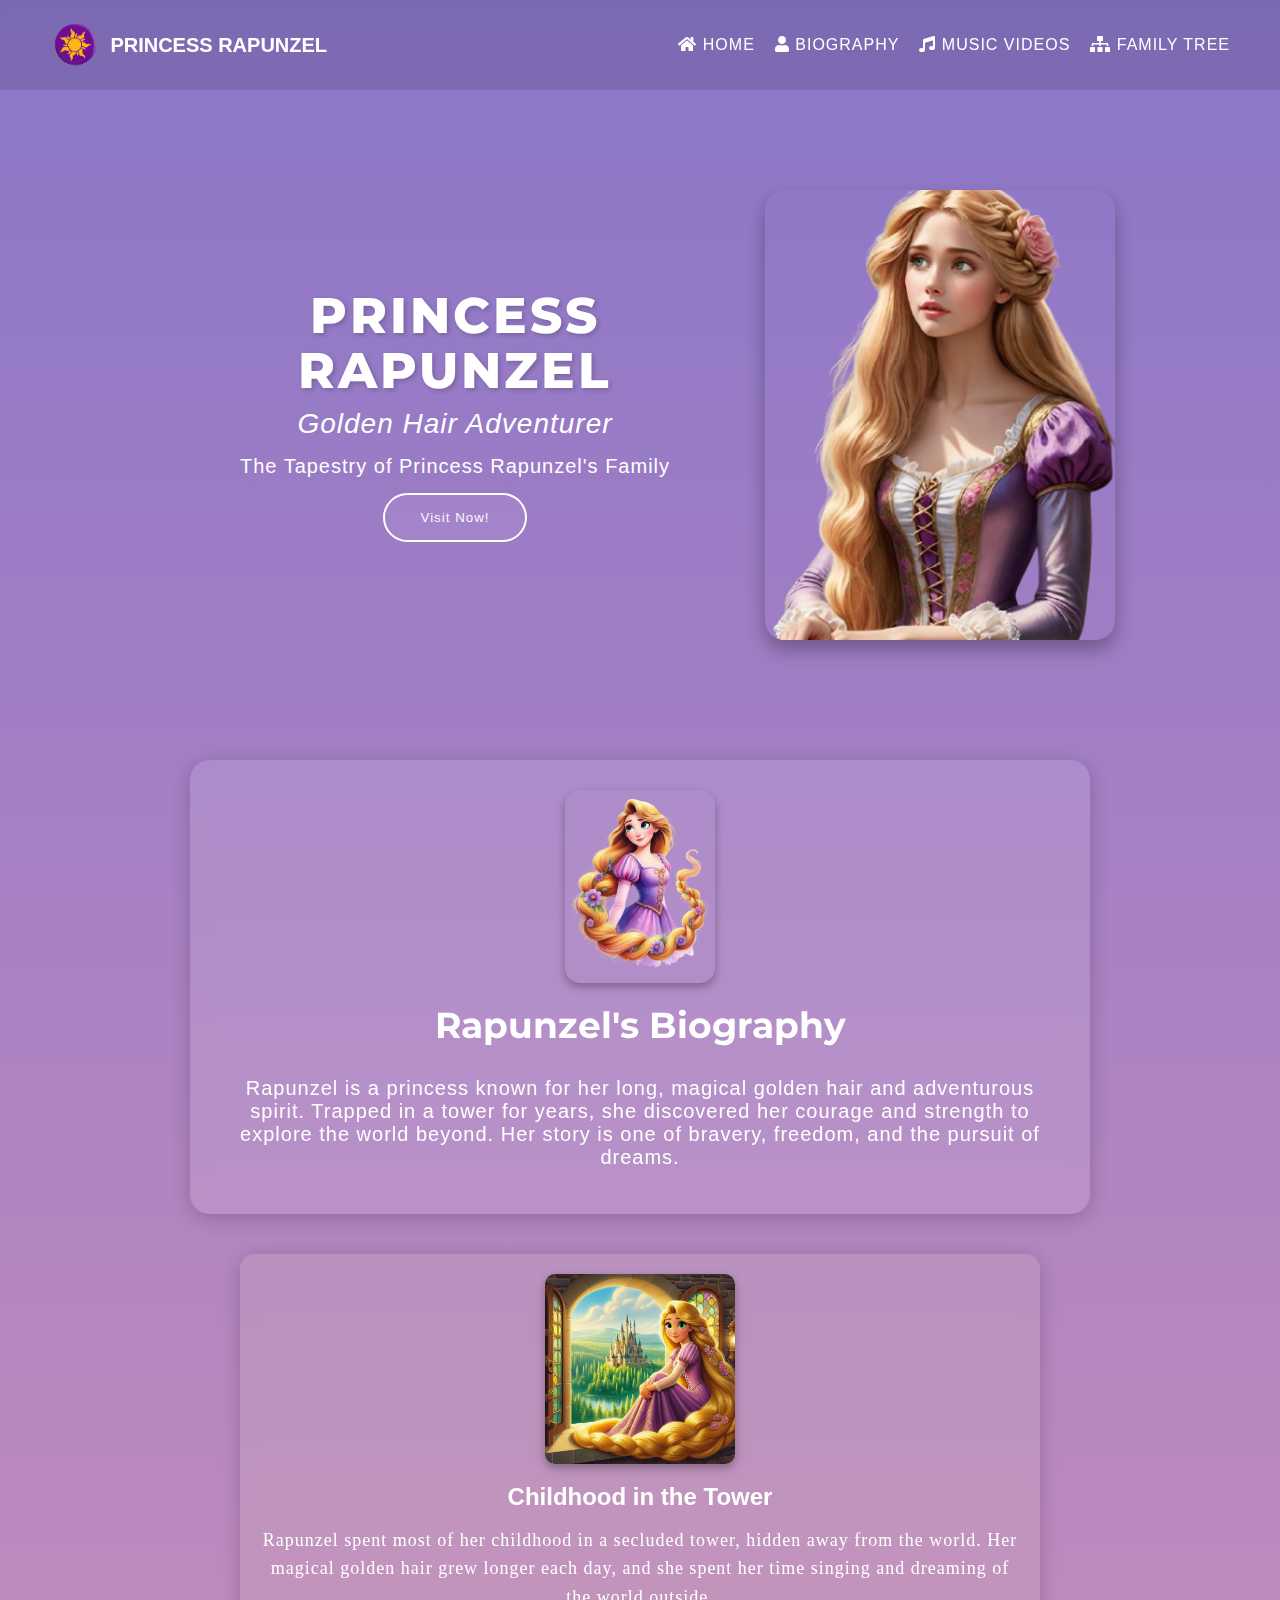
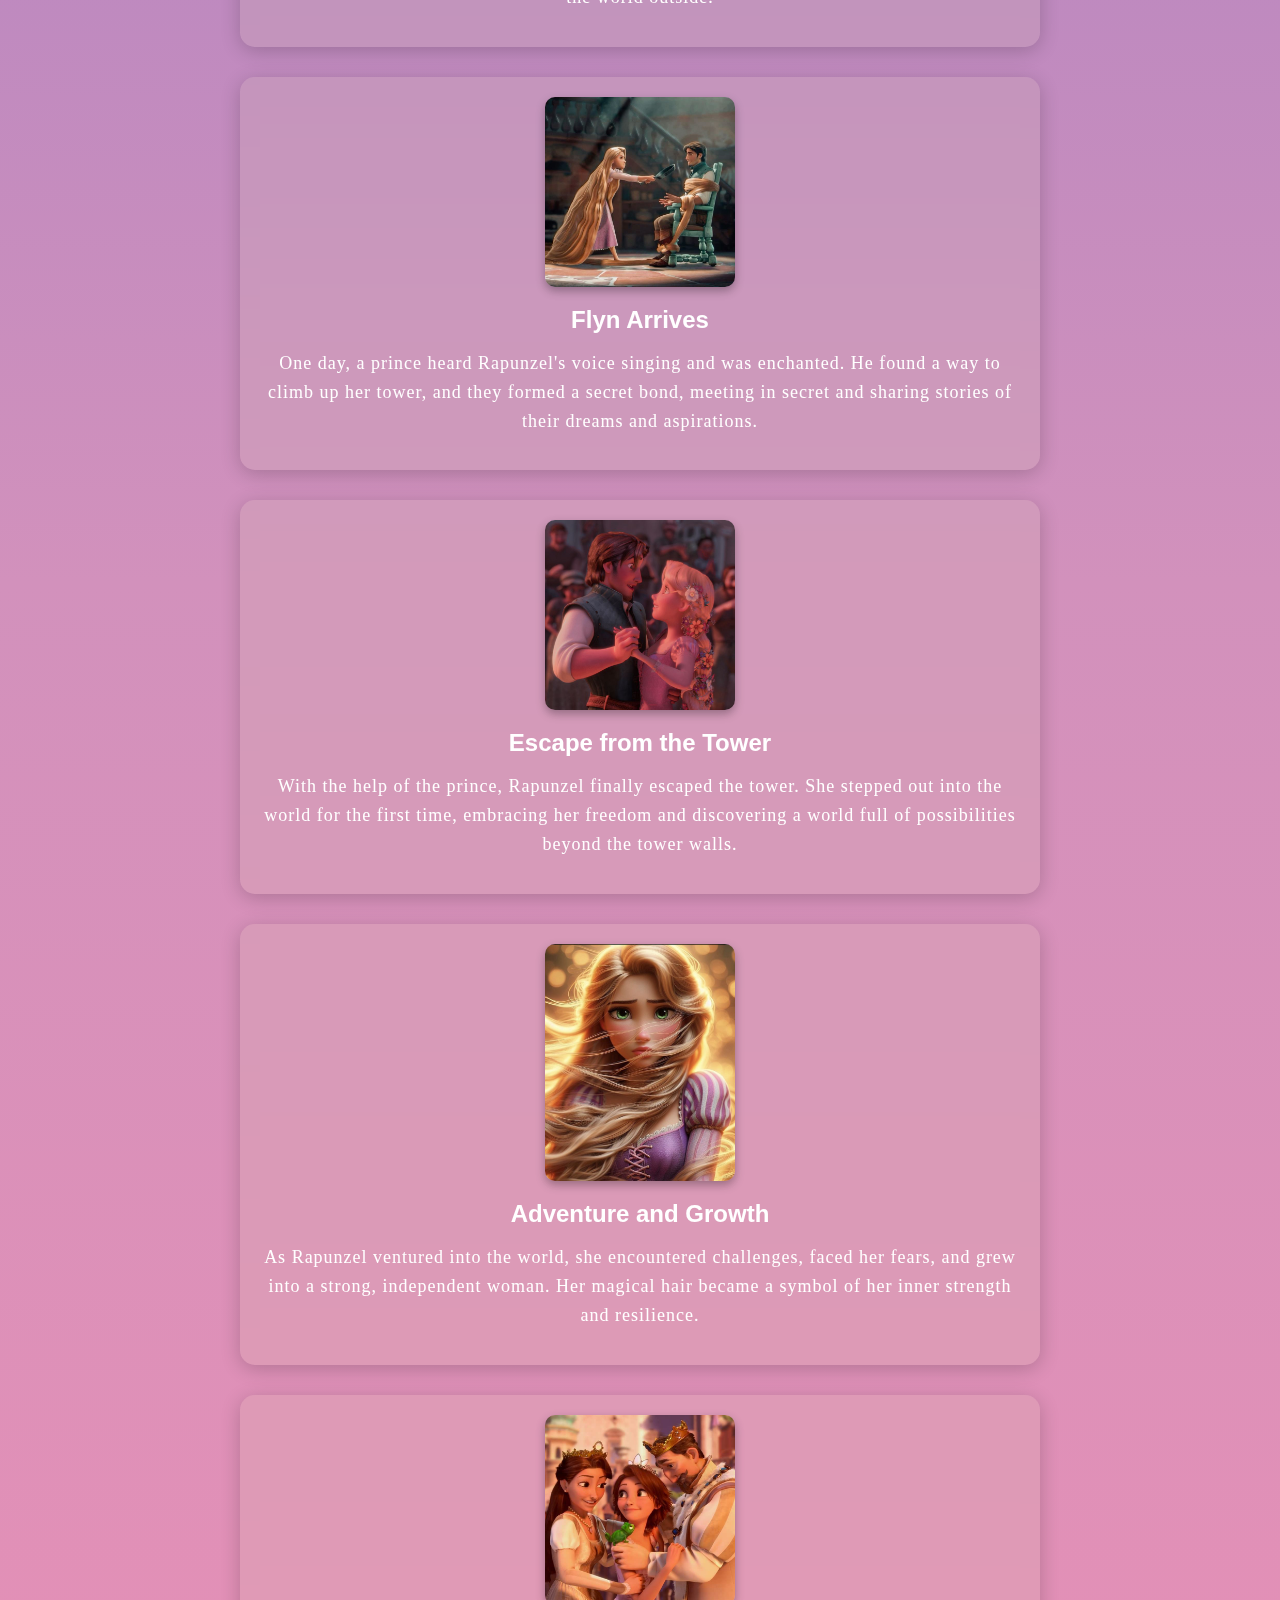
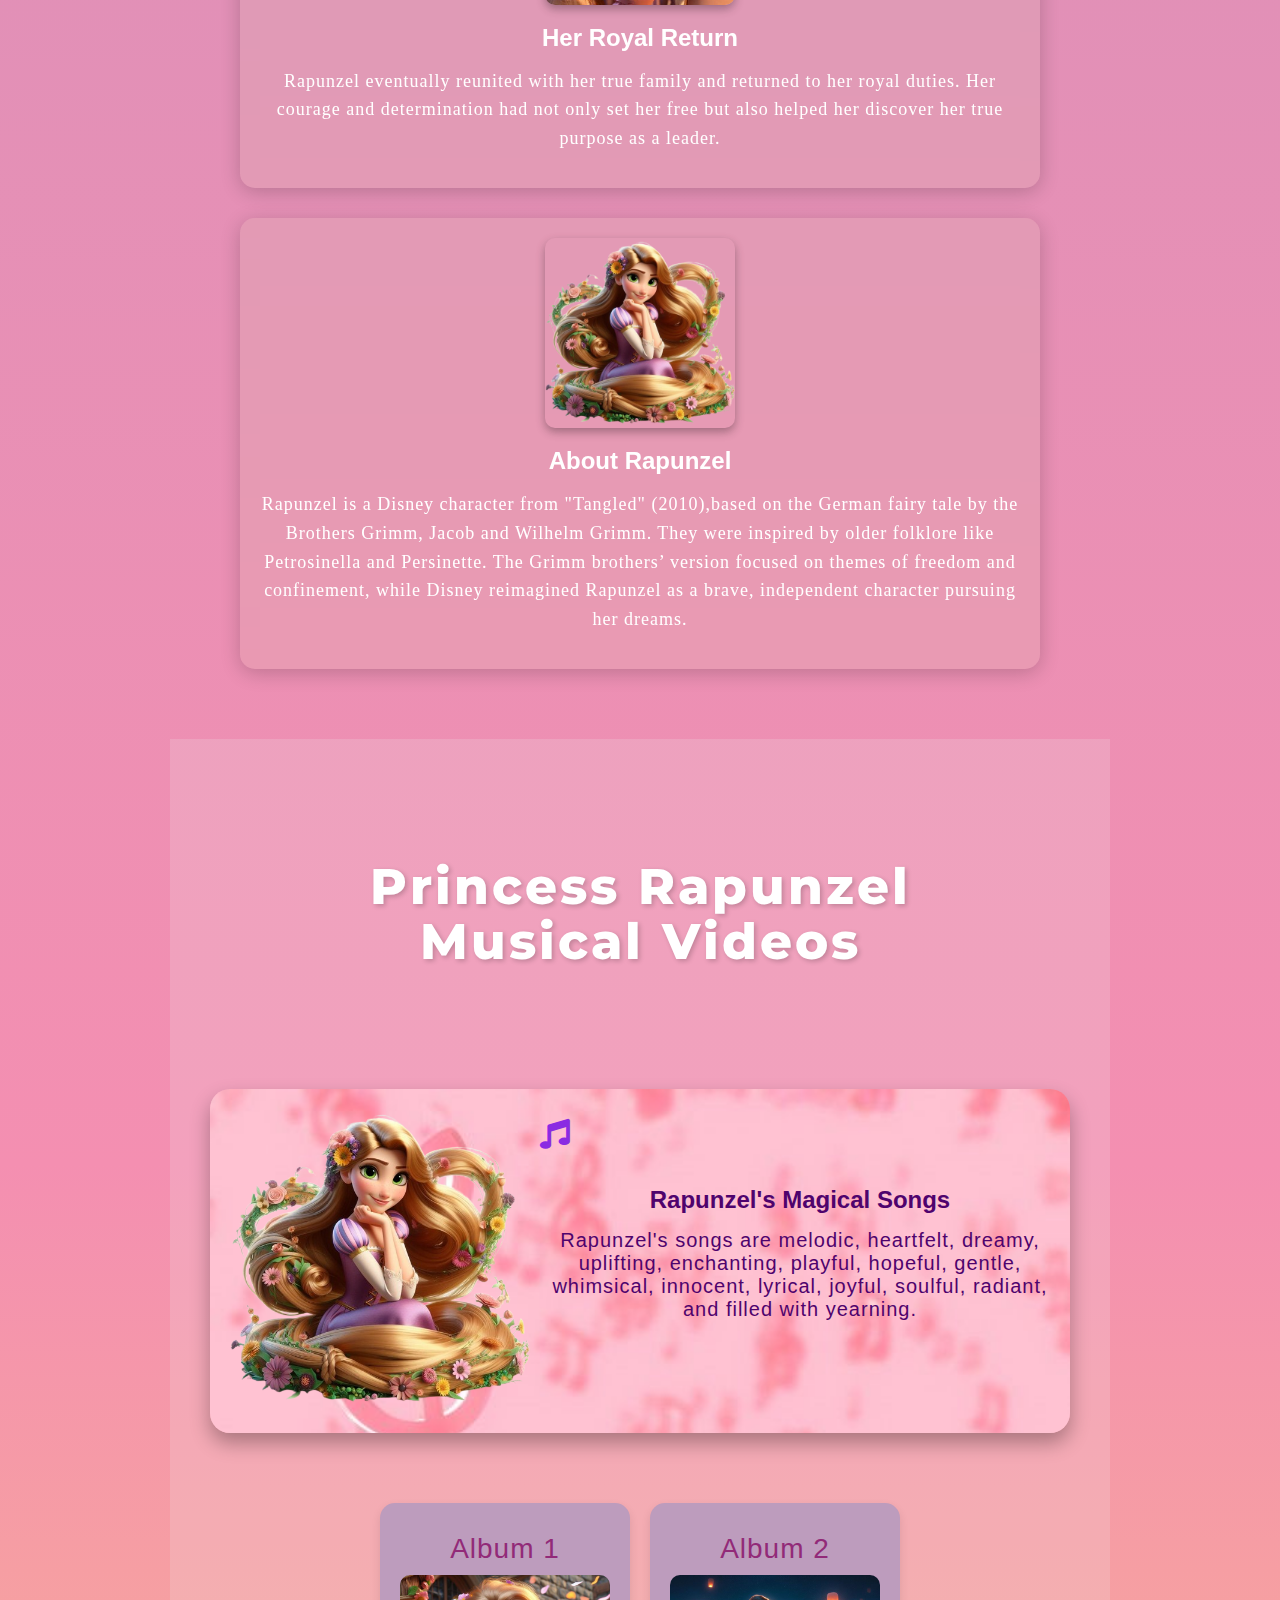
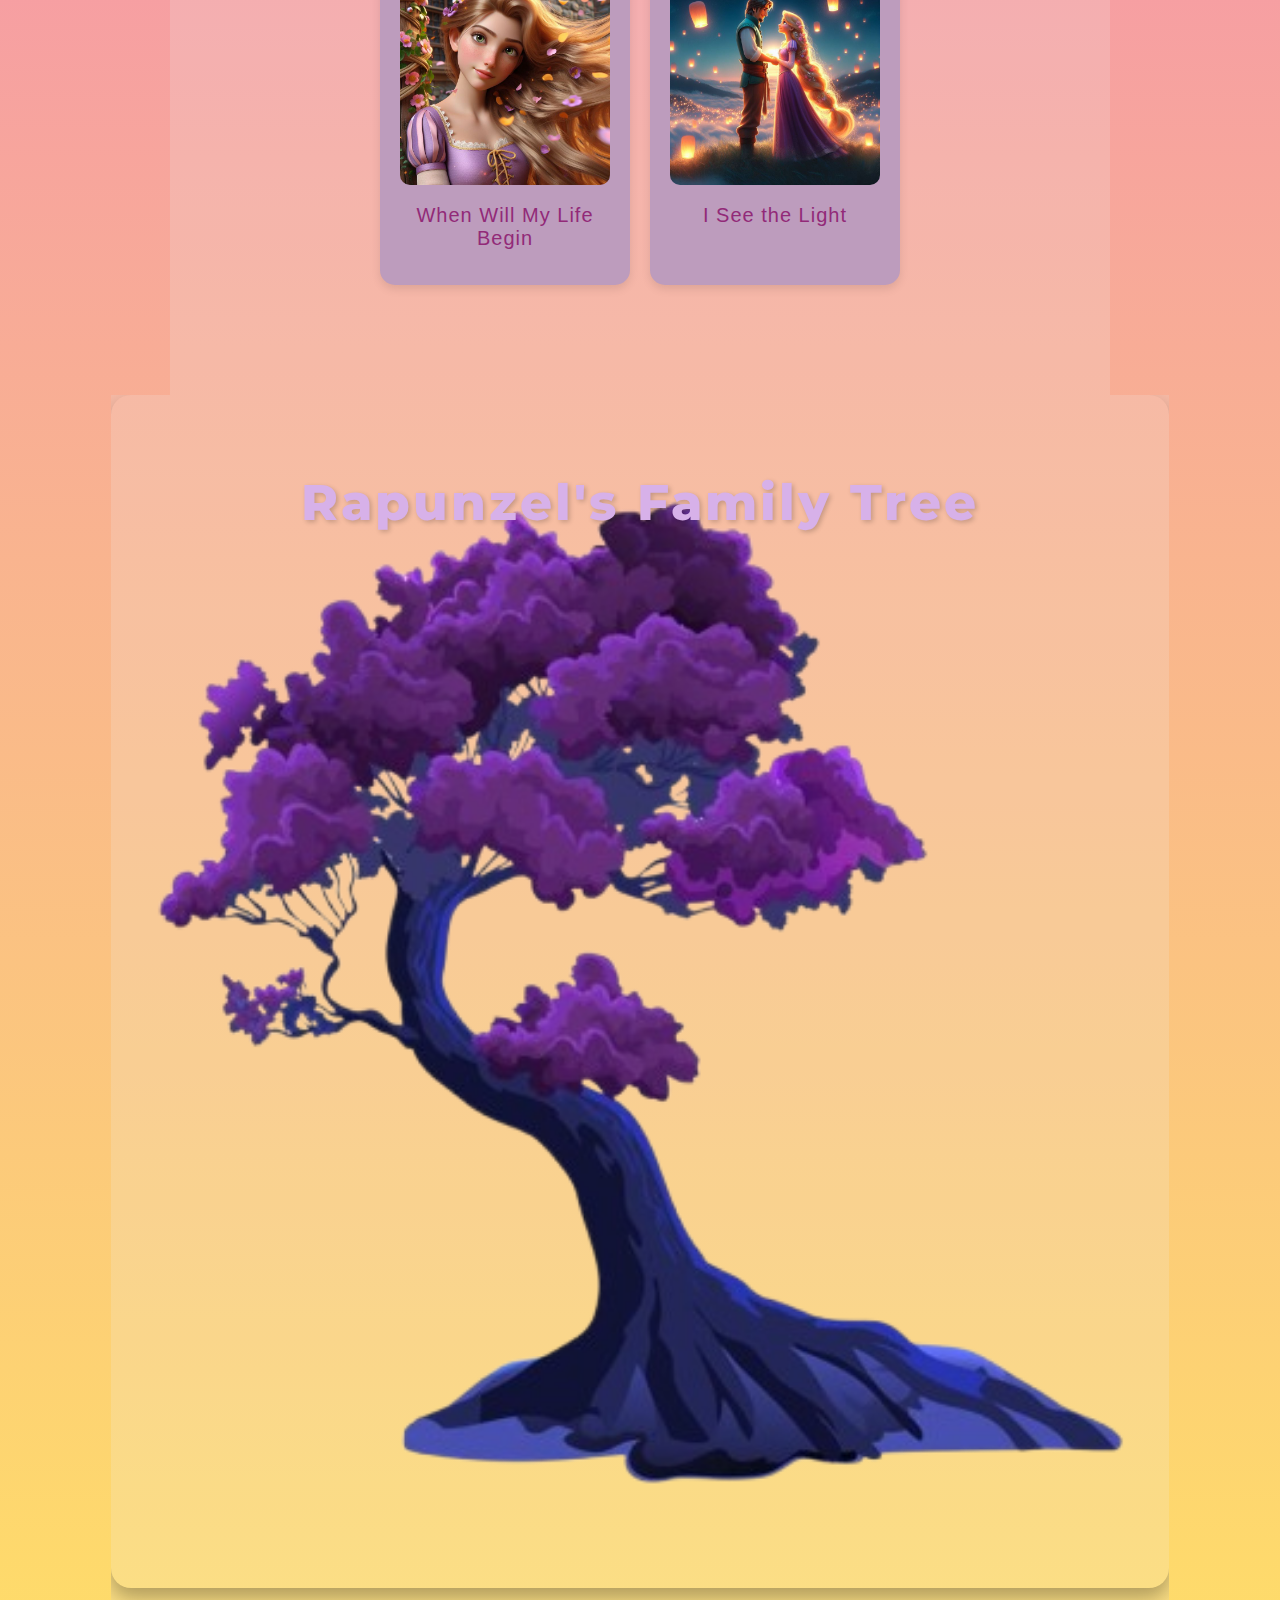
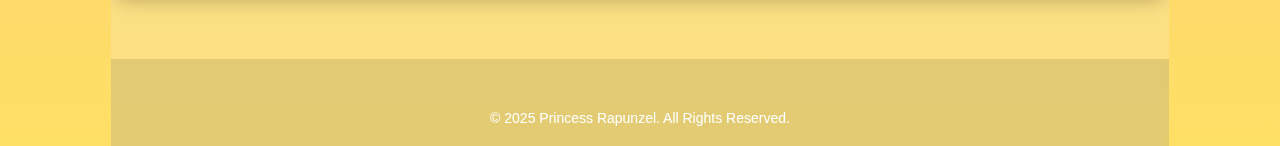
<file: website/index.html>
<!DOCTYPE html>
<html lang="en">
<head>
    <meta charset="UTF-8">
    <meta name="viewport" content="width=device-width, initial-scale=1.0">
    <link rel="icon" href="images/logo.png" type="image/x-icon">
    <title>Rapunzel Home</title>
    <link href="https://fonts.googleapis.com/css2?family=Roboto:wght@400;500;700&family=Montserrat:wght@600;700&display=swap" rel="stylesheet">
    <link rel="stylesheet" href="https://cdnjs.cloudflare.com/ajax/libs/font-awesome/5.15.4/css/all.min.css">
    <link rel="stylesheet" href="style.css">

</head>
<body>
  <header>
    <div class="logo">
        <img src="images/logo.png" alt="Princess Rapunzel Logo" style="height: 50px;">
        <span>PRINCESS RAPUNZEL</span>
    </div>
    <nav>
        <ul>
            <li><a href="index.html"><i class="fa fa-home"></i> HOME</a></li>
            <li><a href="biography.html"><i class="fa fa-user"></i> BIOGRAPHY</a></li>
            <li><a href="music.html"><i class="fa fa-music"></i> MUSIC VIDEOS</a></li>
            <li><a href="family-tree.html"><i class="fa fa-sitemap"></i> FAMILY TREE</a></li>
        </ul>
    </nav>
</header>


    <section class="hero">
        <div class="content">
            <h1>PRINCESS RAPUNZEL</h1>
            <h3><em>Golden Hair Adventurer</em></h3>
            <p>The Tapestry of Princess Rapunzel's Family</p>
            <a href="family-tree.html" target="_blank">
                <button class="btn">Visit Now!</button>
            </a>
        </div>
        <div class="right-image"></div>
    </section>

    <selection class="sec">
        <head>
           <link rel="stylesheet" href="bstyle.css">
        </head>
        <body>
           
            
        
            <section class="about">
                <img src="images/raps.png" alt="Princess Rapunzel">
                <h2>Rapunzel's Biography</h2>
                <p>Rapunzel is a princess known for her long, magical golden hair and adventurous spirit. Trapped in a tower for years, she discovered her courage and strength to explore the world beyond. Her story is one of bravery, freedom, and the pursuit of dreams.</p>
            </section>
        
            <section class="biography-container">
                <!-- Stage 1: Childhood in the Tower -->
                <div class="biography-stage">
                    <img src="images/tow.jpg" alt="Rapunzel in the tower">
                    <h2>Childhood in the Tower</h2>
                    <p>Rapunzel spent most of her childhood in a secluded tower, hidden away from the world. Her magical golden hair grew longer each day, and she spent her time singing and dreaming of the world outside.</p>
                </div>
            
                <!-- Stage 2: The Prince Arrives -->
                <div class="biography-stage">
                    <img src="images/mflyn.jpg" alt="Rapunzel with the Prince">
                    <h2>Flyn Arrives</h2>
                    <p>One day, a prince heard Rapunzel's voice singing and was enchanted. He found a way to climb up her tower, and they formed a secret bond, meeting in secret and sharing stories of their dreams and aspirations.</p>
                </div>
            
                <!-- Stage 3: Escape from the Tower -->
                <div class="biography-stage">
                    <img src="images/flyn.jpg" alt="Rapunzel escapes the tower">
                    <h2>Escape from the Tower</h2>
                    <p>With the help of the prince, Rapunzel finally escaped the tower. She stepped out into the world for the first time, embracing her freedom and discovering a world full of possibilities beyond the tower walls.</p>
                </div>
            
                <!-- Stage 4: Adventure and Growth -->
                <div class="biography-stage">
                    <img src="images/adventure.jpg" alt="Rapunzel's adventure">
                    <h2>Adventure and Growth</h2>
                    <p>As Rapunzel ventured into the world, she encountered challenges, faced her fears, and grew into a strong, independent woman. Her magical hair became a symbol of her inner strength and resilience.</p>
                </div>
            
                <!-- Stage 5: Her Royal Return -->
                <div class="biography-stage">
                    <img src="images/family.jpg" alt="Rapunzel's royal return">
                    <h2>Her Royal Return</h2>
                    <p>Rapunzel eventually reunited with her true family and returned to her royal duties. Her courage and determination had not only set her free but also helped her discover her true purpose as a leader.</p>
                
                </div>
        
                <div class="biography-stage">
                    <img src="images/rap.png" alt="Rapunzel's royal return">
                    <h2>About Rapunzel</h2>
                    <p>Rapunzel is a Disney character from "Tangled" (2010),based on the German fairy tale by the Brothers Grimm, Jacob and Wilhelm Grimm. They were inspired by older folklore like Petrosinella and Persinette. The Grimm brothers’ version focused on themes of freedom and confinement, while Disney reimagined Rapunzel as a brave, independent character pursuing her dreams.</p>
        
                </div>
        
            </section>
            </body>
    </selection>

<section class="bodys">
    <link rel="stylesheet" href="fstyle.css">
    <head>
        <link rel="stylesheet" href="mstyle.css">
        </head>
<div class="container">
    <section class="hero">
        <h1>Princess Rapunzel <br>Musical Videos</h1>
    </section>

    <div class="about-music-container">
        <section class="abouta">
            <div style="position: relative;">
                <img src="images/rap.png" alt="Princess Rapunzel">
                <i class="fa fa-music music-icon"></i>
            </div>
            <div>
                <h2>Rapunzel's Magical Songs</h2>
                <p>Rapunzel's songs are melodic, heartfelt, dreamy, uplifting, enchanting, playful, hopeful, gentle, whimsical, innocent, lyrical, joyful, soulful, radiant, and filled with yearning.</p>
            </div>
        </section>

        <section class="cards">
            <div class="card" onclick="confirmAlbumAccess('https://youtu.be/kRXmAIHYQR4?si=qdegZsjb8dAq3EiZ')">
                <h3>Album 1</h3>
                <img src="images/album1.jpg" alt="Album 1">
                <p>When Will My Life Begin</p>
            </div>
            <div class="card" onclick="confirmAlbumAccess('https://youtu.be/ILRs2r6lcHY?si=wn6fdjfWqJBB0f0D')">
                <h3>Album 2</h3>
                <img src="images/album2.jpg" alt="Album 2">
                <p>I See the Light</p>
            </div>
        </section>
    </div>
</div>

<div class="confirmation-box" id="confirmationBox">
    <p>Are you sure you want to open this album?</p>
    <button onclick="proceedNavigation()">Yes</button>
    <button onclick="cancelNavigation()">No</button>
</div>

<script>
    let targetUrl = '';

    function confirmAlbumAccess(url) {
        targetUrl = url;
        document.getElementById('confirmationBox').style.display = 'block';
    }

    function proceedNavigation() {
        window.open(targetUrl, '_blank');
        document.getElementById('confirmationBox').style.display = 'none';
    }

    function cancelNavigation() {
        document.getElementById('confirmationBox').style.display = 'none';
    }

   
</script>

    </section>

<selection class="bodys">

<div class="tree-container">
    <h1 style="text-align: center; color: #d7b1e9; font-family: 'Montserrat', sans-serif; text-shadow: black;">Rapunzel's Family Tree</h1>

    <!-- King and Queen connection -->
    <div class="family-tree h2">
        <!-- King -->
        <div class="family-member p">
            <img src="images/king.jpg" alt="King">
            <h2>King Frederic</h2>
            <p>Rapunzel's father</p>
        </div>
  
        <!-- Queen -->
        <div class="family-member p">
            <img src="images/queen.jpg" alt="Queen">
            <h2>Queen Arianna</h2>
            <p>Rapunzel's mother</p>
        </div>
    </div>


    <div class="family-tree h2">
        <!-- Rapunzel -->
        <div class="family-member p">
       
                <img src="images/rap.png" alt="Rapunzel">
                <h2>Rapunzel</h2>
                <p>Our beloved princess with magical hair</p>
            </a>
        </div>
        

        <!-- Stepmom -->
        <div class="family-member p">
            <img src="images/stepmom.jpg" alt="Stepmom">
            <h2>Mother Gothel</h2>
            <p>Rapunzel's stepmother, who raised her in isolation</p>
        </div>
    </div>

    <!-- Flynn Rider beside Rapunzel -->
    <div class="family-tree h2">
        <!-- Flynn Rider -->
        <div class="family-member p">
            <img src="images/flynn.jpg" alt="Flynn Rider">
            <h2>Eugene Fitzherbert</h2>
            <p>Rapunzel's love interest</p>
        </div>
    </div>
</div>

    <div class="footers">
        <a href="index.html"><i class="fa fa-home"></i> Home</a>
        <a href="biography.html"><i class="fa fa-user"></i> Biography</a>
        <a href="music.html"><i class="fa fa-music"></i> Music Videos</a>
    </div>


    </section>

    <footer>
        <div class="social-icons">
            <a href="https://www.facebook.com/TangledRapunzel/" class="social-icon"><i class="fa fa-facebook"></i></a>
            <a href="https://x.com/sundroplight" class="social-icon"><i class="fa fa-twitter"></i></a>
            <a href="https://www.instagram.com/disney._rapunzel._/?hl=en" class="social-icon"><i class="fa fa-instagram"></i></a>
        </div>
        &copy; 2025 Princess Rapunzel. All Rights Reserved.
    </footer>


</body>

</html>
</file>
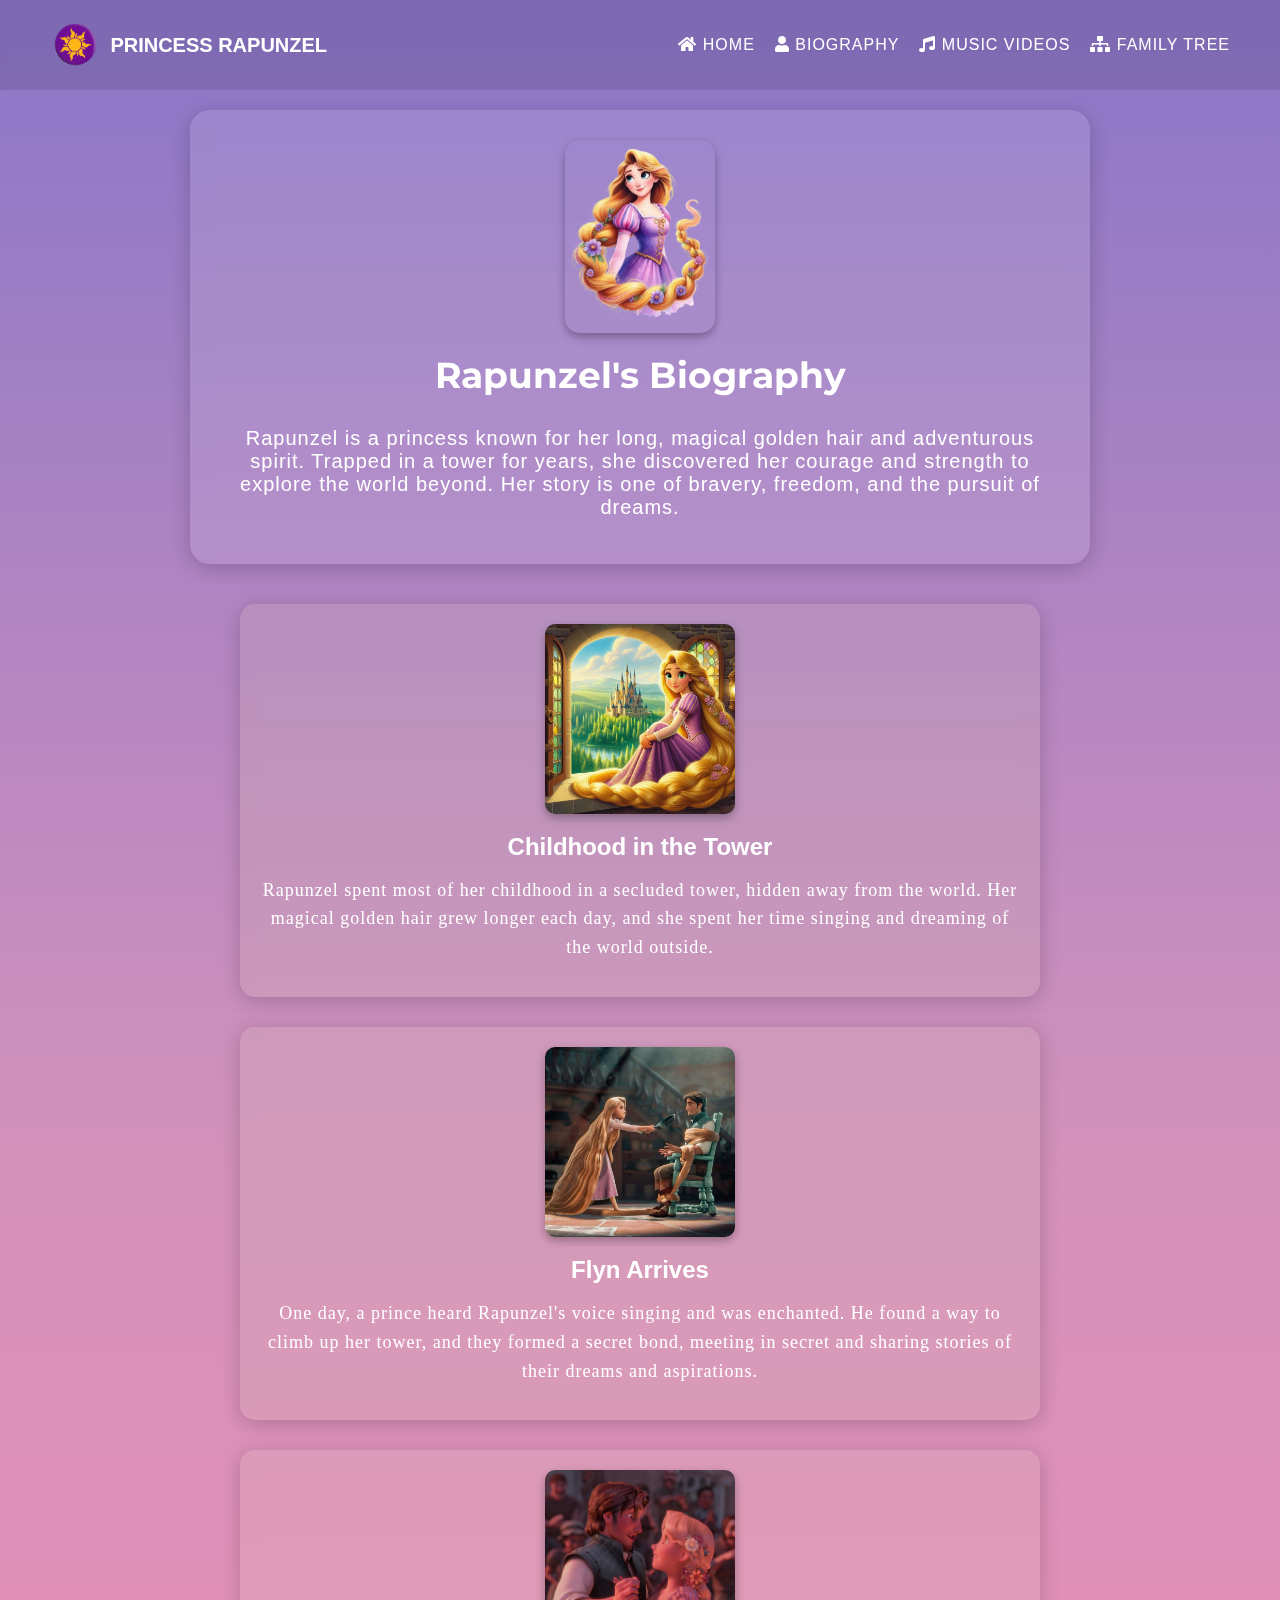
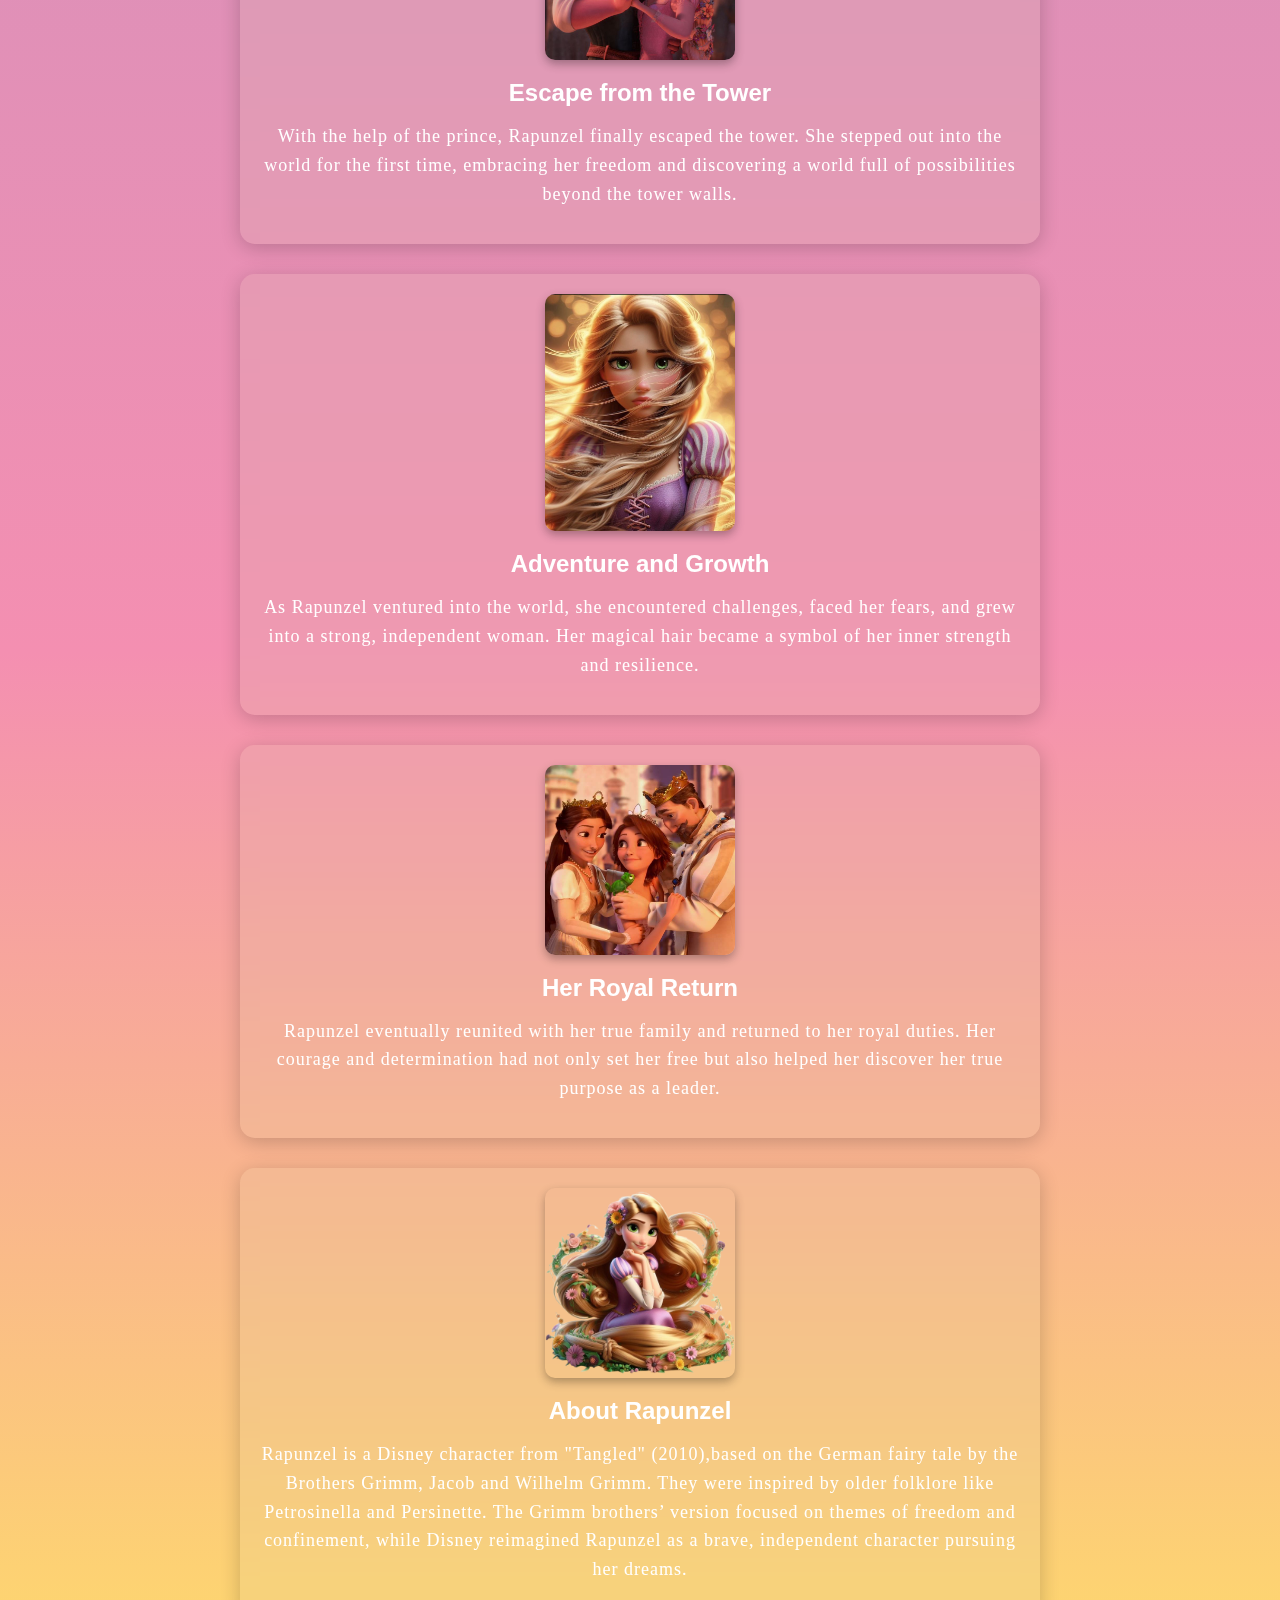
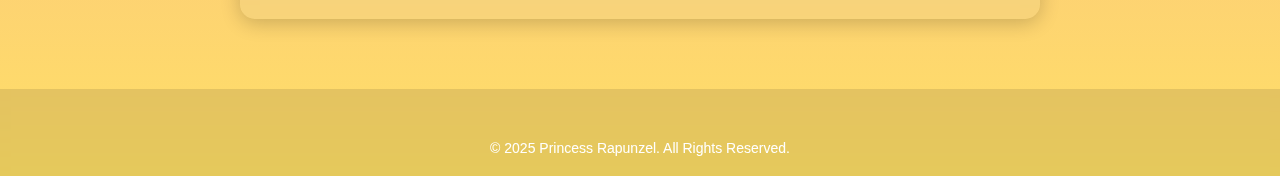
<file: website/biography.html>
<!DOCTYPE html>
<html lang="en">
<head>
    <meta charset="UTF-8">
    <meta name="viewport" content="width=device-width, initial-scale=1.0">
    <link rel="icon" href="images/logo.png" type="image/x-icon">
    <title>Rapunzel Biography</title>
    <link href="https://fonts.googleapis.com/css2?family=Roboto:wght@400;500;700&family=Montserrat:wght@600;700&display=swap" rel="stylesheet">
    <link rel="stylesheet" href="https://cdnjs.cloudflare.com/ajax/libs/font-awesome/5.15.4/css/all.min.css">
    <link rel="stylesheet" href="style.css">
    <link rel="stylesheet" href="bstyle.css">
</head>
<body>
    <header>
        <div class="logo">
            <img src="images/logo.png" alt="Princess Rapunzel Logo" style="height: 50px;">
            <span>PRINCESS RAPUNZEL</span>
        </div>
        <nav>
            <ul>
                <li><a href="index.html"><i class="fa fa-home"></i> HOME</a></li>
                <li><a href="biography.html"><i class="fa fa-user"></i> BIOGRAPHY </a></li>
                <li><a href="music.html"><i class="fa fa-music"></i> MUSIC VIDEOS</a></li>
                <li><a href="family-tree.html"><i class="fa fa-sitemap"></i> FAMILY TREE</a></li>
            </ul>
        </nav>
    </header>
<section class="sec">
    <section class="about">
        <img src="images/raps.png" alt="Princess Rapunzel">
        <h2>Rapunzel's Biography</h2>
        <p>Rapunzel is a princess known for her long, magical golden hair and adventurous spirit. Trapped in a tower for years, she discovered her courage and strength to explore the world beyond. Her story is one of bravery, freedom, and the pursuit of dreams.</p>
    </section>

    <section class="biography-container">
        <!-- Stage 1: Childhood in the Tower -->
        <div class="biography-stage">
            <img src="images/tow.jpg" alt="Rapunzel in the tower">
            <h2>Childhood in the Tower</h2>
            <p>Rapunzel spent most of her childhood in a secluded tower, hidden away from the world. Her magical golden hair grew longer each day, and she spent her time singing and dreaming of the world outside.</p>
        </div>
    
        <!-- Stage 2: The Prince Arrives -->
        <div class="biography-stage">
            <img src="images/mflyn.jpg" alt="Rapunzel with the Prince">
            <h2>Flyn Arrives</h2>
            <p>One day, a prince heard Rapunzel's voice singing and was enchanted. He found a way to climb up her tower, and they formed a secret bond, meeting in secret and sharing stories of their dreams and aspirations.</p>
        </div>
    
        <!-- Stage 3: Escape from the Tower -->
        <div class="biography-stage">
            <img src="images/flyn.jpg" alt="Rapunzel escapes the tower">
            <h2>Escape from the Tower</h2>
            <p>With the help of the prince, Rapunzel finally escaped the tower. She stepped out into the world for the first time, embracing her freedom and discovering a world full of possibilities beyond the tower walls.</p>
        </div>
    
        <!-- Stage 4: Adventure and Growth -->
        <div class="biography-stage">
            <img src="images/adventure.jpg" alt="Rapunzel's adventure">
            <h2>Adventure and Growth</h2>
            <p>As Rapunzel ventured into the world, she encountered challenges, faced her fears, and grew into a strong, independent woman. Her magical hair became a symbol of her inner strength and resilience.</p>
        </div>
    
        <!-- Stage 5: Her Royal Return -->
        <div class="biography-stage">
            <img src="images/family.jpg" alt="Rapunzel's royal return">
            <h2>Her Royal Return</h2>
            <p>Rapunzel eventually reunited with her true family and returned to her royal duties. Her courage and determination had not only set her free but also helped her discover her true purpose as a leader.</p>
        
        </div>

        <div class="biography-stage">
            <img src="images/rap.png" alt="Rapunzel's royal return">
            <h2>About Rapunzel</h2>
            <p>Rapunzel is a Disney character from "Tangled" (2010),based on the German fairy tale by the Brothers Grimm, Jacob and Wilhelm Grimm. They were inspired by older folklore like Petrosinella and Persinette. The Grimm brothers’ version focused on themes of freedom and confinement, while Disney reimagined Rapunzel as a brave, independent character pursuing her dreams.</p>

        </div>

    </section>
</section>    

    <footer>
        <div class="social-icons">
            <a href="https://www.facebook.com/TangledRapunzel/" class="social-icon"><i class="fa fa-facebook"></i></a>
            <a href="https://x.com/sundroplight" class="social-icon"><i class="fa fa-twitter"></i></a>
            <a href="https://www.instagram.com/disney._rapunzel._/?hl=en" class="social-icon"><i class="fa fa-instagram"></i></a>
        </div>
        &copy; 2025 Princess Rapunzel. All Rights Reserved.
    </footer>
</body>
</html>
</file>
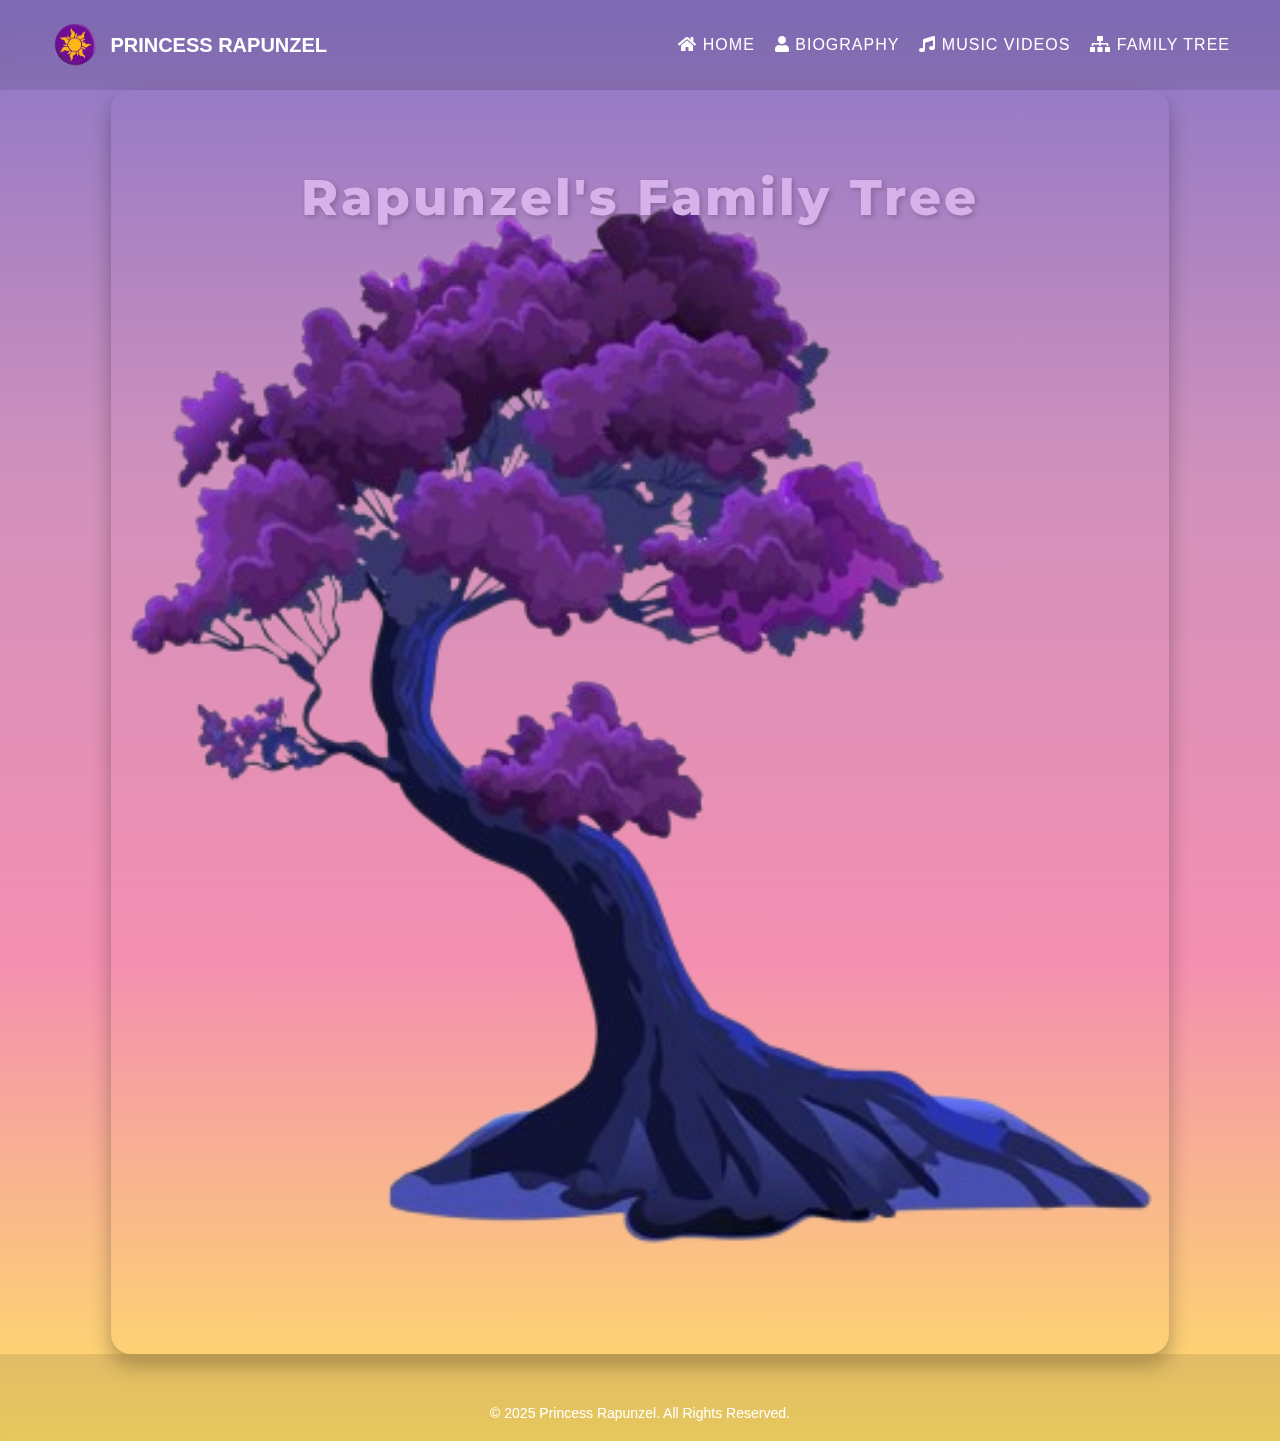
<file: website/family-tree.html>
<!DOCTYPE html>
<html lang="en">
<head>
    <meta charset="UTF-8">
    <meta name="viewport" content="width=device-width, initial-scale=1.0">
    <link rel="icon" href="images/logo.png" type="image/x-icon">
    <title>Rapunzel Family Tree</title>
    <link href="https://fonts.googleapis.com/css2?family=Roboto:wght@400;500;700&family=Montserrat:wght@600;700&display=swap" rel="stylesheet">
    <link rel="stylesheet" href="https://cdnjs.cloudflare.com/ajax/libs/font-awesome/5.15.4/css/all.min.css">
    <link rel="stylesheet" href="style.css">
    <link rel="stylesheet" href="fstyle.css">
    
</head>
<body class="bodys">

<header>
    <div class="logo">
        <img src="images/logo.png" alt="Princess Rapunzel Logo" style="height: 50px;">
        <span>PRINCESS RAPUNZEL</span>
    </div>
    <nav>
        <ul>
            <li><a href="index.html"><i class="fa fa-home"></i> HOME</a></li>
            <li><a href="biography.html"><i class="fa fa-user"></i> BIOGRAPHY</a></li>
            <li><a href="music.html"><i class="fa fa-music"></i> MUSIC VIDEOS</a></li>
            <li><a href="family-tree.html"><i class="fa fa-sitemap"></i> FAMILY TREE</a></li>
        </ul>
    </nav>
</header>

<div class="tree-container">
    <h1 style="text-align: center; color: #d7b1e9; font-family: 'Montserrat', sans-serif; text-shadow: black;">Rapunzel's Family Tree</h1>

    <!-- King and Queen connection -->
     <div class="family-tree h2">
    <div class="family-member p">
            <img src="images/king.jpg" alt="King">
            <h2>King Frederic</h2>
            <p>Rapunzel's father</p>
        </div>
  
        <!-- Queen -->
        <div class="family-member p">
            <img src="images/queen.jpg" alt="Queen">
            <h2>Queen Arianna</h2>
            <p>Rapunzel's mother</p>
        </div>
    </div>


    <div class="family-tree h2">
        <!-- Rapunzel -->
        <div class="family-member p">
       
                <img src="images/rap.png" alt="Rapunzel">
                <h2>Rapunzel</h2>
                <p>Our beloved princess with magical hair</p>
            </a>
        </div>
        

        <!-- Stepmom -->
        <div class="family-member p">
            <img src="images/stepmom.jpg" alt="Stepmom">
            <h2>Mother Gothel</h2>
            <p>Rapunzel's stepmother, who raised her in isolation</p>
        </div>
    </div>

    <!-- Flynn Rider beside Rapunzel -->
    <div class="family-tree h2">
        <!-- Flynn Rider -->
        <div class="family-member p">
            <img src="images/flynn.jpg" alt="Flynn Rider">
            <h2>Eugene Fitzherbert</h2>
            <p>Rapunzel's love interest</p>
        </div>
    </div>


    <div class="footers">
        <a href="index.html"><i class="fa fa-home"></i> Home</a>
        <a href="biography.html"><i class="fa fa-user"></i> Biography</a>
        <a href="music.html"><i class="fa fa-music"></i> Music Videos</a>
    </div>
</div>


<footer>
    <div class="social-icons">
        <a href="https://www.facebook.com/TangledRapunzel/" class="social-icon"><i class="fa fa-facebook"></i></a>
        <a href="https://x.com/sundroplight" class="social-icon"><i class="fa fa-twitter"></i></a>
        <a href="https://www.instagram.com/disney._rapunzel._/?hl=en" class="social-icon"><i class="fa fa-instagram"></i></a>
    </div>
    &copy; 2025 Princess Rapunzel. All Rights Reserved.
</footer>

</body>
</html>
</file>
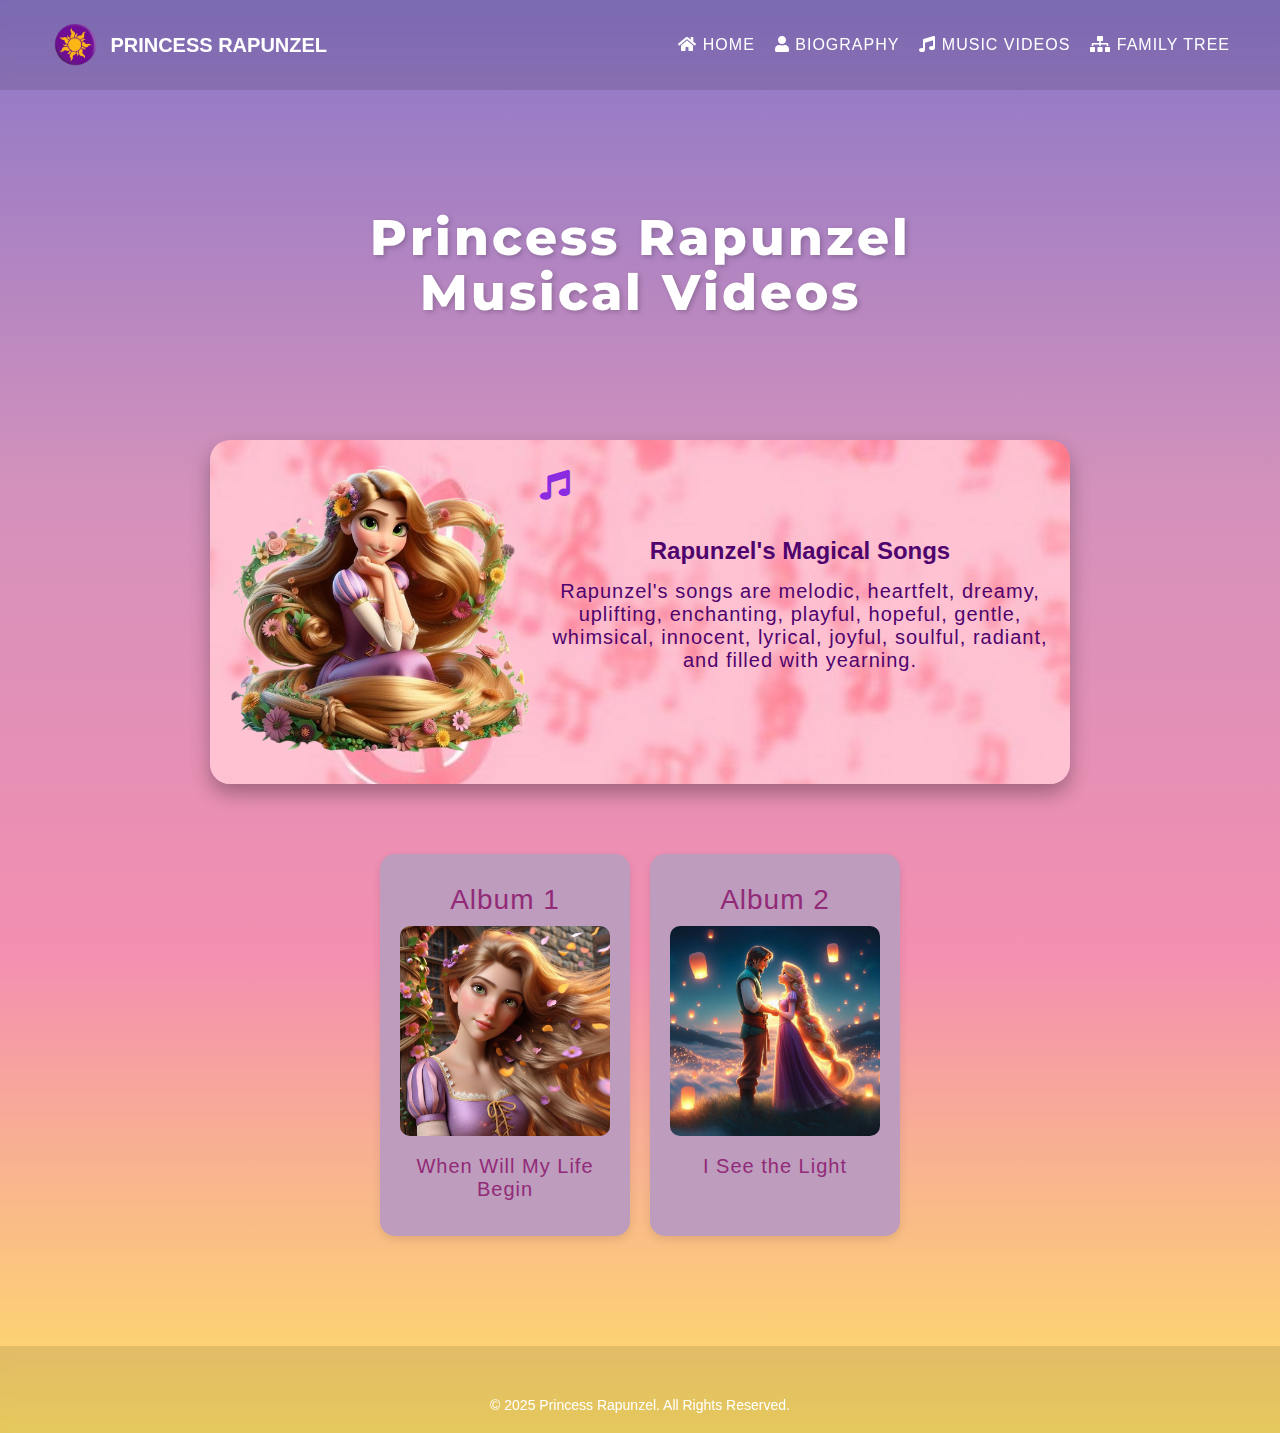
<file: website/music.html>
<!DOCTYPE html>
<html lang="en">
<head>
    <meta charset="UTF-8">
    <meta name="viewport" content="width=device-width, initial-scale=1.0">
    <link rel="icon" href="images/logo.png" type="image/x-icon">
    <title>Rapunzel Music Videos</title>
    <link href="https://fonts.googleapis.com/css2?family=Roboto:wght@400;500;700&family=Montserrat:wght@600;700&display=swap" rel="stylesheet">
    <link rel="stylesheet" href="https://cdnjs.cloudflare.com/ajax/libs/font-awesome/5.15.4/css/all.min.css">
    <link rel="stylesheet" href="style.css">
    <link rel="stylesheet" href="mstyle.css">
</head>
<body>
  <header>
    <div class="logo">
        <img src="images/logo.png" alt="Princess Rapunzel Logo" style="height: 50px;">
        <span>PRINCESS RAPUNZEL</span>
    </div>
    <nav>
        <ul>
            <li><a href="index.html" ><i class="fa fa-home"></i> HOME</a></li>
            <li><a href="biography.html" ><i class="fa fa-user"></i> BIOGRAPHY</a></li>
            <li><a href="music.html"><i class="fa fa-music"></i> MUSIC VIDEOS</a></li>
            <li><a href="family-tree.html"><i class="fa fa-sitemap"></i> FAMILY TREE</a></li>
        </ul>
    </nav>
</header>

<div class="container">
    <section class="hero">
        <h1>Princess Rapunzel <br>Musical Videos</h1>
    </section>

    <div class="about-music-container">
        <section class="abouta">
            <div style="position: relative;">
                <img src="images/rap.png" alt="Princess Rapunzel">
                <i class="fa fa-music music-icon"></i>
            </div>
            <div>
                <h2>Rapunzel's Magical Songs</h2>
                <p>Rapunzel's songs are melodic, heartfelt, dreamy, uplifting, enchanting, playful, hopeful, gentle, whimsical, innocent, lyrical, joyful, soulful, radiant, and filled with yearning.</p>
            </div>
        </section>

        <section class="cards">
            <div class="card" onclick="confirmAlbumAccess('https://youtu.be/kRXmAIHYQR4?si=qdegZsjb8dAq3EiZ')">
                <h3>Album 1</h3>
                <img src="images/album1.jpg" alt="Album 1">
                <p>When Will My Life Begin</p>
            </div>
            <div class="card" onclick="confirmAlbumAccess('https://youtu.be/ILRs2r6lcHY?si=wn6fdjfWqJBB0f0D')">
                <h3>Album 2</h3>
                <img src="images/album2.jpg" alt="Album 2">
                <p>I See the Light</p>
            </div>
        </section>
    </div>
</div>

<footer>
    <div class="social-icons">
        <a href="https://www.facebook.com/TangledRapunzel/" class="social-icon"><i class="fa fa-facebook"></i></a>
        <a href="https://x.com/sundroplight" class="social-icon"><i class="fa fa-twitter"></i></a>
        <a href="https://www.instagram.com/disney._rapunzel._/?hl=en" class="social-icon"><i class="fa fa-instagram"></i></a>
    </div>
    &copy; 2025 Princess Rapunzel. All Rights Reserved.
</footer>

<div class="confirmation-box" id="confirmationBox">
    <p>Are you sure you want to open this album?</p>
    <button onclick="proceedNavigation()">Yes</button>
    <button onclick="cancelNavigation()">No</button>
</div>

<script>
    let targetUrl = '';

    function confirmAlbumAccess(url) {
        targetUrl = url;
        document.getElementById('confirmationBox').style.display = 'block';
    }

    function proceedNavigation() {
        window.open(targetUrl, '_blank');
        document.getElementById('confirmationBox').style.display = 'none';
    }

    function cancelNavigation() {
        document.getElementById('confirmationBox').style.display = 'none';
    }

   
</script>

</body>
</html>
</file>
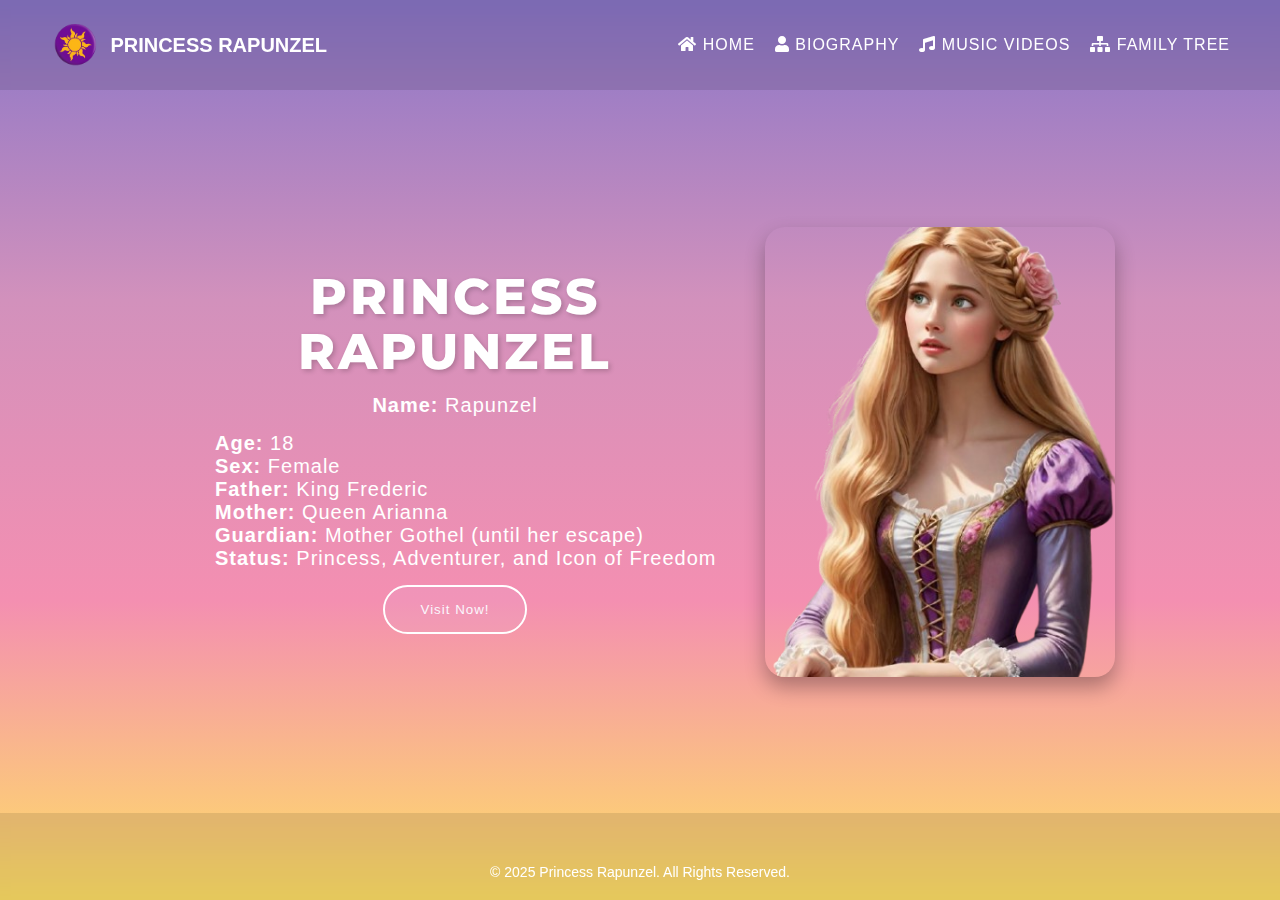
<file: website/profile.html>
<!DOCTYPE html>
<html lang="en">
<head>
    <meta charset="UTF-8">
    <meta name="viewport" content="width=device-width, initial-scale=1.0">
    <link rel="icon" href="images/logo.png" type="image/x-icon">
    <title>Rapunzel Home</title>
    <link href="https://fonts.googleapis.com/css2?family=Roboto:wght@400;500;700&family=Montserrat:wght@600;700&display=swap" rel="stylesheet">
    <link rel="stylesheet" href="https://cdnjs.cloudflare.com/ajax/libs/font-awesome/5.15.4/css/all.min.css">
    <link rel="stylesheet" href="style.css">

</head>
<body>
  <header>
    <div class="logo">
        <img src="images/logo.png" alt="Princess Rapunzel Logo" style="height: 50px;">
        <span>PRINCESS RAPUNZEL</span>
    </div>
    <nav>
        <ul>
            <li><a href="index.html"><i class="fa fa-home"></i> HOME</a></li>
            <li><a href="biography.html"><i class="fa fa-user"></i> BIOGRAPHY</a></li>
            <li><a href="music.html"><i class="fa fa-music"></i> MUSIC VIDEOS</a></li>
            <li><a href="family-tree.html"><i class="fa fa-sitemap"></i> FAMILY TREE</a></li>
        </ul>
    </nav>
</header>


    <section class="hero">
        <div class="content">
            <h1>PRINCESS RAPUNZEL</h1>
            <p><strong>Name:</strong> Rapunzel</p>
                <p style="text-align: left; padding-left: 50px;"><strong>Age:</strong> 18
                <br><strong>Sex:</strong> Female
                <br><strong>Father:</strong> King Frederic
                <br><strong>Mother:</strong> Queen Arianna
                <br><strong>Guardian:</strong> Mother Gothel (until her escape)
                <br><strong>Status:</strong> Princess, Adventurer, and Icon of Freedom</p>
            <a href="family-tree.html" target="_blank">
                <button class="btn">Visit Now!</button>
            </a>
        </div>
        <div class="right-image"></div>
    </section>

    <footer>
        <div class="social-icons">
            <a href="https://www.facebook.com/TangledRapunzel/" class="social-icon"><i class="fa fa-facebook"></i></a>
            <a href="https://x.com/sundroplight" class="social-icon"><i class="fa fa-twitter"></i></a>
            <a href="https://www.instagram.com/disney._rapunzel._/?hl=en" class="social-icon"><i class="fa fa-instagram"></i></a>
        </div>
        &copy; 2025 Princess Rapunzel. All Rights Reserved.
    </footer>
</body>
</html>
</file>
<file: website/style.css>
/* CSS for smooth navigation and animations */
 * {
    margin: 0;
    padding: 0;
    box-sizing: border-box;
    font-family: 'Poppins', sans-serif;
}

    html {
        scroll-behavior: smooth;
    }

body {
    background: linear-gradient(180deg, #8A76C8, #D291BC, #F48FB1, #FFE066);
    min-height: 100vh;
    display: flex;
    flex-direction: column;
    align-items: center;
    justify-content: flex-start; /* Align from the top */
    overflow-y: auto; /* Allow vertical scrolling */
    color: white;
    animation: gradientMove 10s ease infinite;
}


@keyframes gradientMove {
    0% { background: linear-gradient(180deg, #8A76C8, #D291BC, #F48FB1, #FFE066); }
    50% { background: linear-gradient(180deg, #FFE066, #F48FB1, #D291BC, #8A76C8); }
    100% { background: linear-gradient(180deg, #8A76C8, #D291BC, #F48FB1, #FFE066); }
}

header {
    /* Remove position fixed to allow scrolling */
    width: 100%;
    display: flex;
    justify-content: space-between;
    align-items: center;
    padding: 20px 50px;
    background: rgba(0, 0, 0, 0.1);
    backdrop-filter: blur(5px);
    z-index: 1000;
}


.logo {
    display: flex;
    align-items: center;
    font-family: 'Poppins', sans-serif;
    font-size: 20px;
    font-weight: 700;
}

.logo img {
    height: 50px;
    margin-right: 10px;
}

.logo span {
    font-size: 20px;
    color: white;
}

nav ul {
    list-style: none;
    display: flex;
    gap: 20px;
}

nav a {
    text-decoration: none;
    color: white;
    font-weight: 500;
    letter-spacing: 1px;
    transition: color 0.3s ease;
    position: relative;
}

nav a::after {
    content: '';
    position: absolute;
    width: 100%;
    height: 2px;
    background-color: #ffee00;
    bottom: 0;
    left: 0;
    transform: scaleX(0);
    transform-origin: bottom right;
    transition: transform 0.25s ease-out;
}

nav a:hover::after {
    transform: scaleX(1);
    transform-origin: bottom left;
}

nav a:hover {
    color: #ffd900;
}

.hero {
    display: flex;
    justify-content: center;
    align-items: center;
    text-align: left;
    padding: 100px 20px;
    width: 100%;
    max-width: 1200px;
    background-attachment: fixed;
    background-size: cover;
    background-position: center;
    animation: fadeIn 2s ease-out;
}


@keyframes fadeIn {
    0% { opacity: 0; transform: translateY(50px); }
    100% { opacity: 1; transform: translateY(0); }
}

.content {
    max-width: 50%;
    text-align: center;
}

h1 {
    font-family: 'Montserrat', sans-serif;
    font-size: 50px;
    font-weight: 800;
    line-height: 1.1;
    letter-spacing: 3px;
    text-shadow: 2px 2px 5px rgba(0, 0, 0, 0.2);
    animation: fadeIn 1s ease-out;
    text-align: center;
}

h3 {
    font-size: 28px;
    font-weight: 500;
    margin: 10px 0;
    letter-spacing: 1px;
}

p {
    font-size: 20px;
    margin: 15px 0;
    font-weight: 400;
    letter-spacing: 1px;
    text-shadow: black;
    font-family: Arial, Helvetica, sans-serif;
}

.btn {
    padding: 15px 35px;
    border: 2px solid white;
    background: transparent;
    color: white;
    border-radius: 25px;
    cursor: pointer;
    font-weight: 500;
    transition: all 0.3s ease;
    letter-spacing: 1px;
    position: relative;
    overflow: hidden;
}

.btn::before {
    content: '';
    position: absolute;
    top: 50%;
    left: 50%;
    width: 300%;
    height: 300%;
    background-color: #e0bdee1f;
    transition: all 0.3s ease;
    border-radius: 50%;
    transform: translate(-50%, -50%);
    z-index: 0;
}

.btn:hover::before {
    width: 0;
    height: 0;
}

.btn:hover {
    color: #8A76C8;
    border-color: #8A76C8;
}

.right-image {
    background-image: url('rap.png');
    background-size: cover;
    background-position: center;
    border-radius: 20px;
    width: 350px;
    height: 450px;
    margin-left: 20px;
    box-shadow: 0 10px 20px rgba(0, 0, 0, 0.3);
    transition: transform 0.3s ease, box-shadow 0.3s ease;
    animation: fadeIn 2s ease-out;
}

.right-image:hover {
    transform: scale(1.05);
    box-shadow: 0 15px 30px rgba(0, 0, 0, 0.5);
}
.cards {
    display: flex;
    gap: 20px;
    justify-content: center;
    margin-top: 50px;
    margin-bottom: 50px; /* Add margin below cards section */
    animation: fadeIn 2s ease-out;
}

.card {
    background: rgb(189, 156, 189);
    color: #922a78;
    border-radius: 15px;
    padding: 20px;
    text-align: center;
    width: 250px;
    box-shadow: 0 4px 10px rgba(0, 0, 0, 0.1);
    transition: transform 0.3s ease;
}

.card:hover {
    transform: scale(1.05);
}

.card img {
    width: 100%;
    border-radius: 10px;
}
body {
    min-height: 100vh;
    display: flex;
    flex-direction: column;
    justify-content: space-between; /* Ensures footer stays at the bottom */
}
footer {
    background: rgba(0, 0, 0, 0.1);
    width: 100%;
    padding: 20px 0;
    text-align: center;
    color: white;
    backdrop-filter: blur(5px);
    font-size: 14px;
}

footer .social-icons {
    margin-bottom: 10px;
}

.social-icon {
    margin: 0 10px;
    color: white;
    font-size: 18px;
    transition: color 0.3s;
}

.social-icon:hover {
    color: #ffcc00;
}

@media (max-width: 768px) {
    .hero {
        flex-direction: column;
        text-align: center
    }

    .content, .right-image {
        max-width: 100%;
        margin: 10px 0;
       
    }

    h1 {
        font-size: 60px;
    }
    
    .hero, .cards, footer {
        width: 100%;
        padding: 100px 20px;
    }
   
    
}
</file>
<file: website/bstyle.css>
.sec{
            transition: transform 0.3s ease, box-shadow 0.3s ease;
            animation: fadeIn 2s ease-out;
        }
    


        .about {
            max-width: 900px;
            text-align: center;
            background: rgba(255, 255, 255, 0.1);
            padding: 30px;
            border-radius: 20px;
            backdrop-filter: blur(10px);
            box-shadow: 0 4px 20px rgba(0, 0, 0, 0.2);
            margin-top: 20px;
            display: flex;
            flex-direction: column;
            align-items: center;
            justify-content: center;
            font-family: 'Poppins';
        }

        .about img {
            width: 150px; /* Adjusted to make the image smaller */
            height: auto;
            border-radius: 15px;
            margin-bottom: 20px;
            box-shadow: 0 4px 10px rgba(0, 0, 0, 0.3);
        }

        .about h2 {
            font-size: 36px;
            margin-bottom: 15px;
            color: #ffffff;
            font-family: 'Montserrat', sans-serif;
            text-shadow: rgba(0, 0, 0, 0.226);
        }

        .biography-container {
            display: flex;
            flex-direction: column;
            align-items: center;
            padding: 40px;
        }

        .biography-stage {
            max-width: 800px;
            text-align: center;
            margin-bottom: 30px;
            background: rgba(219, 208, 176, 0.151);
            padding: 20px;
            border-radius: 15px;
            box-shadow: 0 4px 20px rgba(0, 0, 0, 0.2);
            backdrop-filter: blur(8px);
        }

        .biography-stage img {
            width: 25%; /* Reduce the width of the image to 100% of its container */
            height: auto;
            border-radius: 10px;
            margin-bottom: 15px;
            box-shadow: 0 4px 10px rgba(0, 0, 0, 0.3);
        }


        .biography-stage h3 {
            font-size: 28px;
            margin-bottom: 10px;
            color: #ffffff;
            font-family: 'Montserrat', sans-serif;
            text-shadow: rgba(0, 0, 0, 0.39);
        }

        .biography-stage p {
            font-size: 18px;
            font-family: 'Poppins';
            line-height: 1.6;
            color: #ffffff;
            text-shadow: rgba(0, 0, 0, 0.747);
        }
</file>
<file: website/fstyle.css>
.bodys {
            font-family: 'Montserrat', sans-serif;
            margin: 0;
            padding: 0;
            background-color: #f0f0f031;
            overflow-x: hidden;
        }

        .tree-container {
            display: flex;
            justify-content: center;
            align-items: center;
            flex-direction: column;
            background-image: url('tr.png'); /* Add your desired background image here */
            background-size: cover;
            background-position: center;
            min-height: 100vh;
            padding: 80px;
            color: rgb(193, 145, 212);
            border-radius: 20px;
            box-shadow: 0 10px 20px rgba(0, 0, 0, 0.3);
            transition: transform 0.3s ease, box-shadow 0.3s ease;
            animation: fadeInContainer 1s ease-out forwards;
        }

        @keyframes fadeInContainer {
            0% {
                opacity: 0;
                transform: translateY(20px);
            }
            100% {
                opacity: 1;
                transform: translateY(0);
            }
        }

        .family-tree {
            display: flex;
            justify-content: center;
            align-items: center;
            gap: 60px;
            position: relative;
            margin-top: 40px;
            opacity: 0;
            animation: fadeInFamily 1s ease-out 0.5s forwards;
        }

        @keyframes fadeInFamily {
            0% {
                opacity: 0;
                transform: translateY(20px);
            }
            100% {
                opacity: 1;
                transform: translateY(0);
            }
        }

        .family-member {
            text-align: center;
            position: relative;
            margin: 30px;
            opacity: 0;
            animation: fadeInMember 1s ease-out forwards;
        }

        @keyframes fadeInMember {
            0% {
                opacity: 0;
                transform: translateY(20px);
            }
            100% {
                opacity: 1;
                transform: translateY(0);
            }
        }

        .family-member img {
            width: 130px;
            height: 130px;
            border-radius: 50%;
            object-fit: cover;
            border: 4px solid #8A2BE2;
        }

        .family-member h2 {
            margin-top: 10px;
            color: #fff;
            text-shadow: black;
            font-size: 30px;
        }

        .family-member p {
            color: #fcfcfc;
            font-size: 16px;
            font-weight: 10000;
            text-shadow: black;
        }
        .fam{
            transform: scale(1.05);
        }

        .footers {
            text-align: center;
            margin-top: 50px;
            color: #fff;
            opacity: 0;
            animation: fadeInFooter 1s ease-out 1s forwards;
        }

        @keyframes fadeInFooter {
            0% {
                opacity: 0;
                transform: translateY(20px);
            }
            100% {
                opacity: 1;
                transform: translateY(0);
            }
        }

        .footers a {
            color: #a252ec;
            text-decoration: none;
            font-size: 18px;
            margin: 15px;
        }

        .footers a:hover {
            text-decoration: underline;
        }

        .h21 {
            color: #fff;
            text-shadow: black;
        }
</file>
<file: website/mstyle.css>
.container {
            max-width: 1200px;
            margin: 10 auto;
            padding: 20px;
            background-origin: padding-box;
            font-family: 'Montserrat', sans-serif ;
            
        }
        .about-music-container {
            display: flex;
            flex-direction: column;
            align-items: center;
            padding: 20px;
            font-family: 'Montserrat', sans-serif ;

            
        }
        .abouta {
            display: flex;
            align-items: center;
            justify-content: center;
            gap: 20px;
            padding: 20px;
            background-image: url('music.jpg');
            background-size: cover;
            box-shadow: 0 10px 20px rgba(0, 0, 0, 0.3);
            transition: transform 0.3s ease, box-shadow 0.3s ease;
            animation: fadeIn 1s ease-out;
            color: rgb(79, 3, 109);
            border-radius: 20px;
            
        }
        .abouta img {
            max-width: 300px;
            height: auto;
            border-radius: 10px;
            position: relative;
        }
        .music-icon {
            position: absolute;
            top: 10px;
            right: -40px;
            font-size: 30px;
            color: #8A2BE2;
            cursor: pointer;
        }
        .abouta div {
            max-width: 500px;
            text-align: center;
        }
        .cards {
            display: flex;
            justify-content: center;
            gap: 20px;
            padding: 20px;
            color: #dab6f8;
            
        }
        .card img {
            width: 100%;
            height: auto;
            border-radius: 10px;
            cursor: pointer;
        }
        .confirmation-box {
            background-color: #dab6f8;
            color: #4B0082;
            border: 2px solid #8A2BE2;
            padding: 15px;
            border-radius: 10px;
            text-align: center;
            position: fixed;
            top: 50%;
            left: 50%;
            transform: translate(-50%, -50%);
            z-index: 1000;
            display: none;
        }
        .confirmation-box button {
            margin: 5px;
            padding: 10px 20px;
            background-color: #8A2BE2;
            color: rgb(245, 169, 198);
            border: none;
            border-radius: 5px;
            cursor: pointer;
        }
</file>
